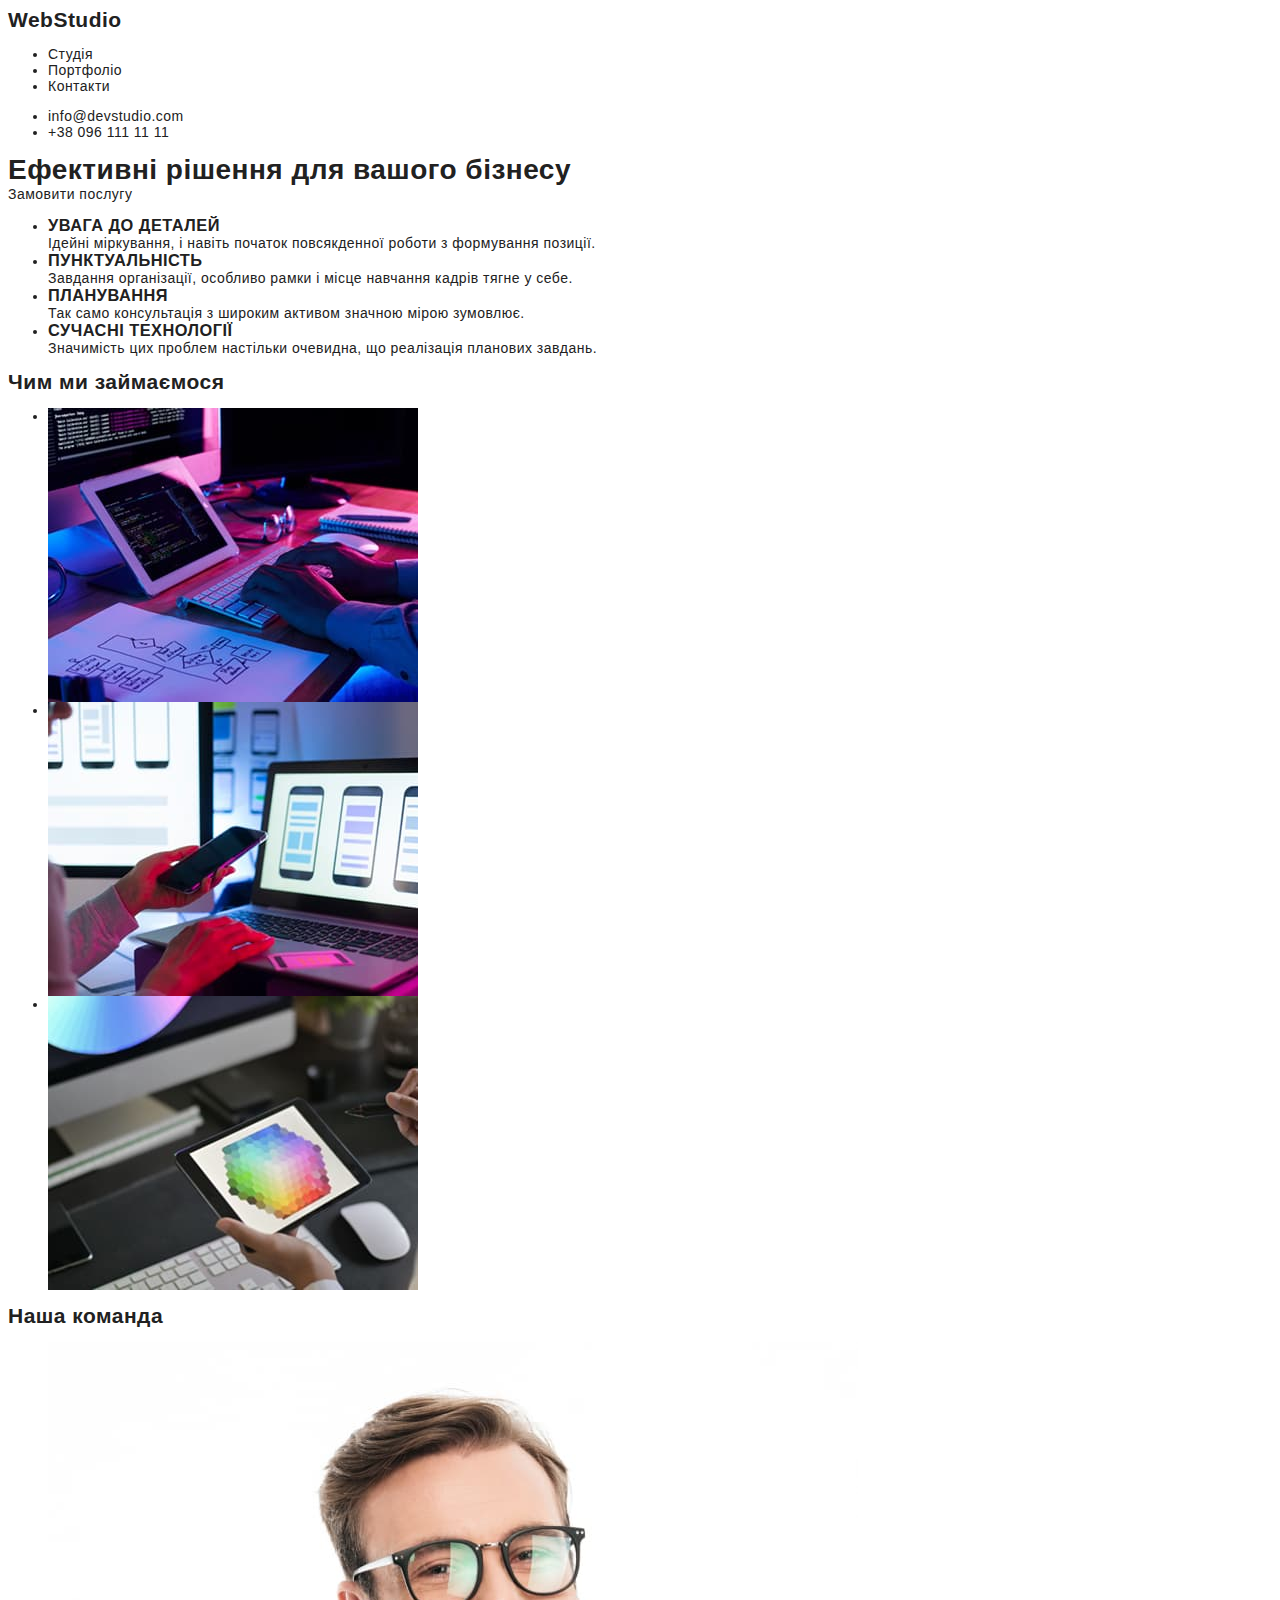
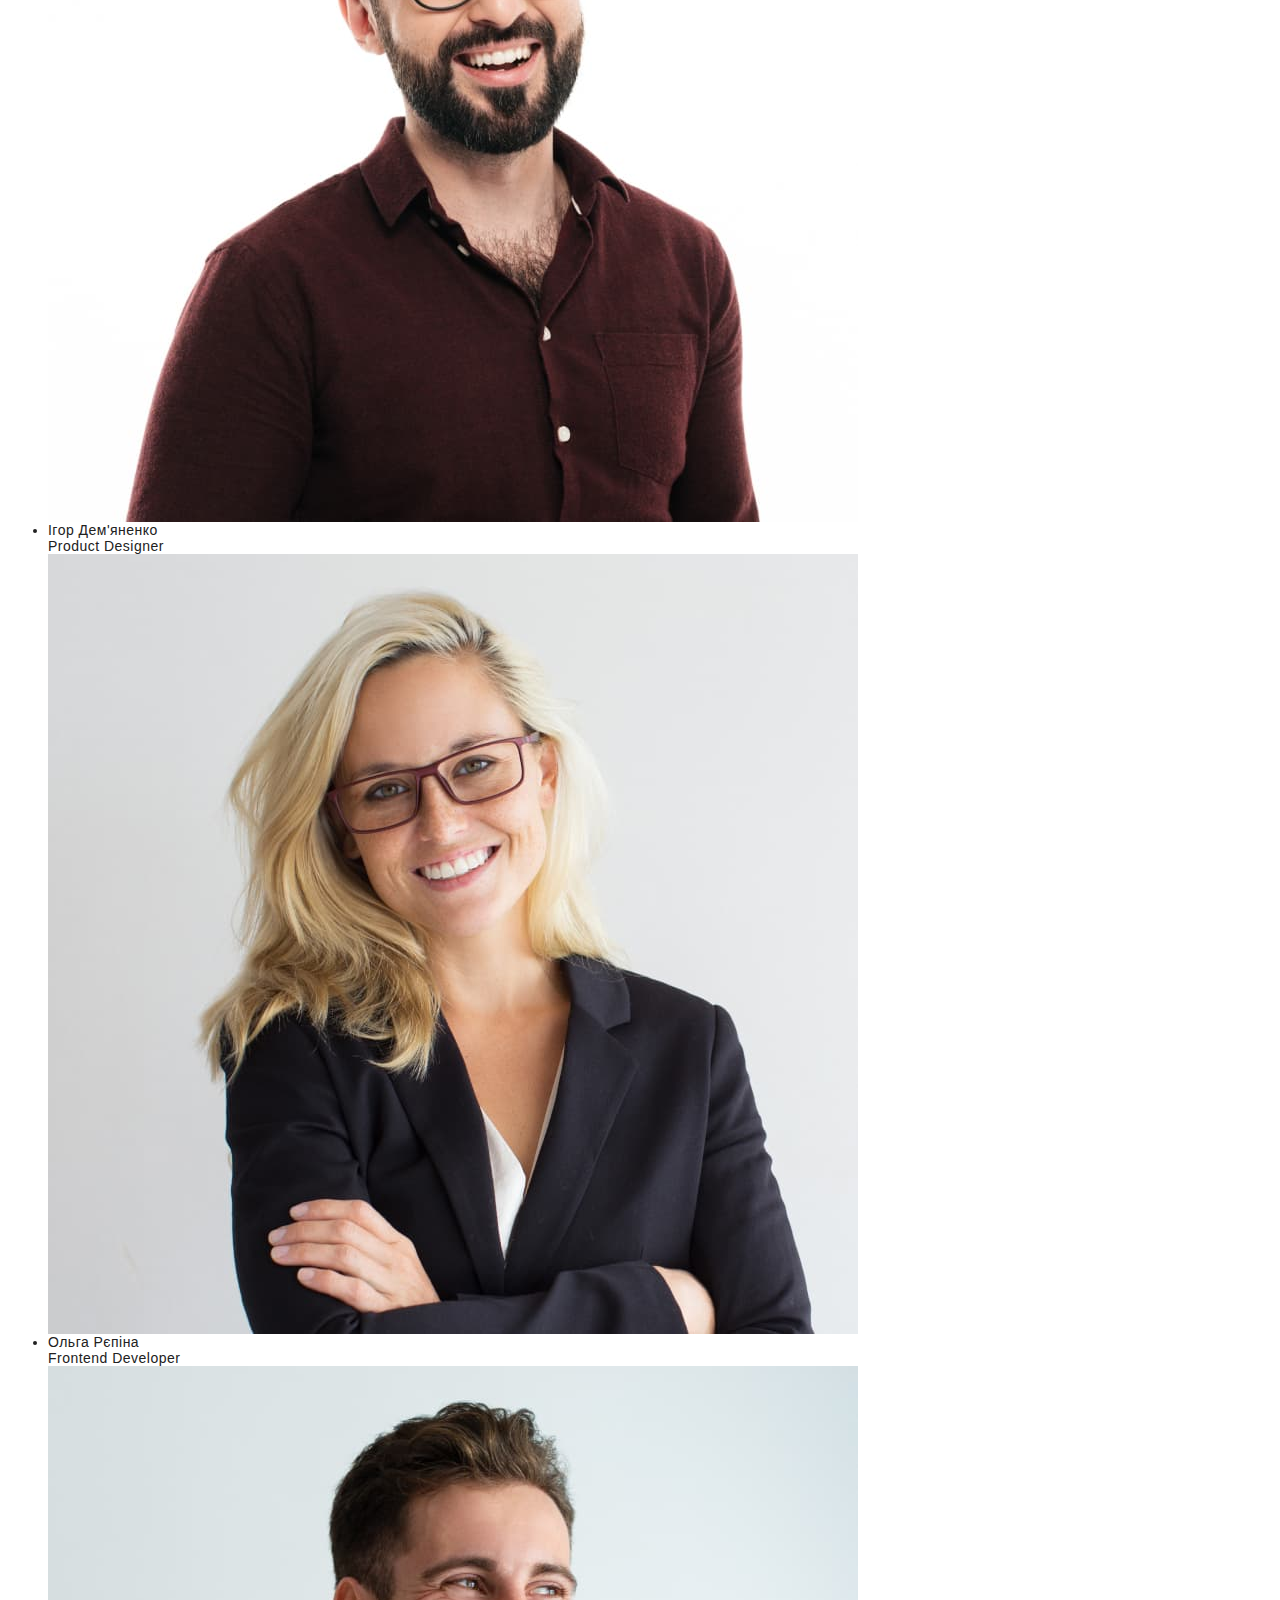
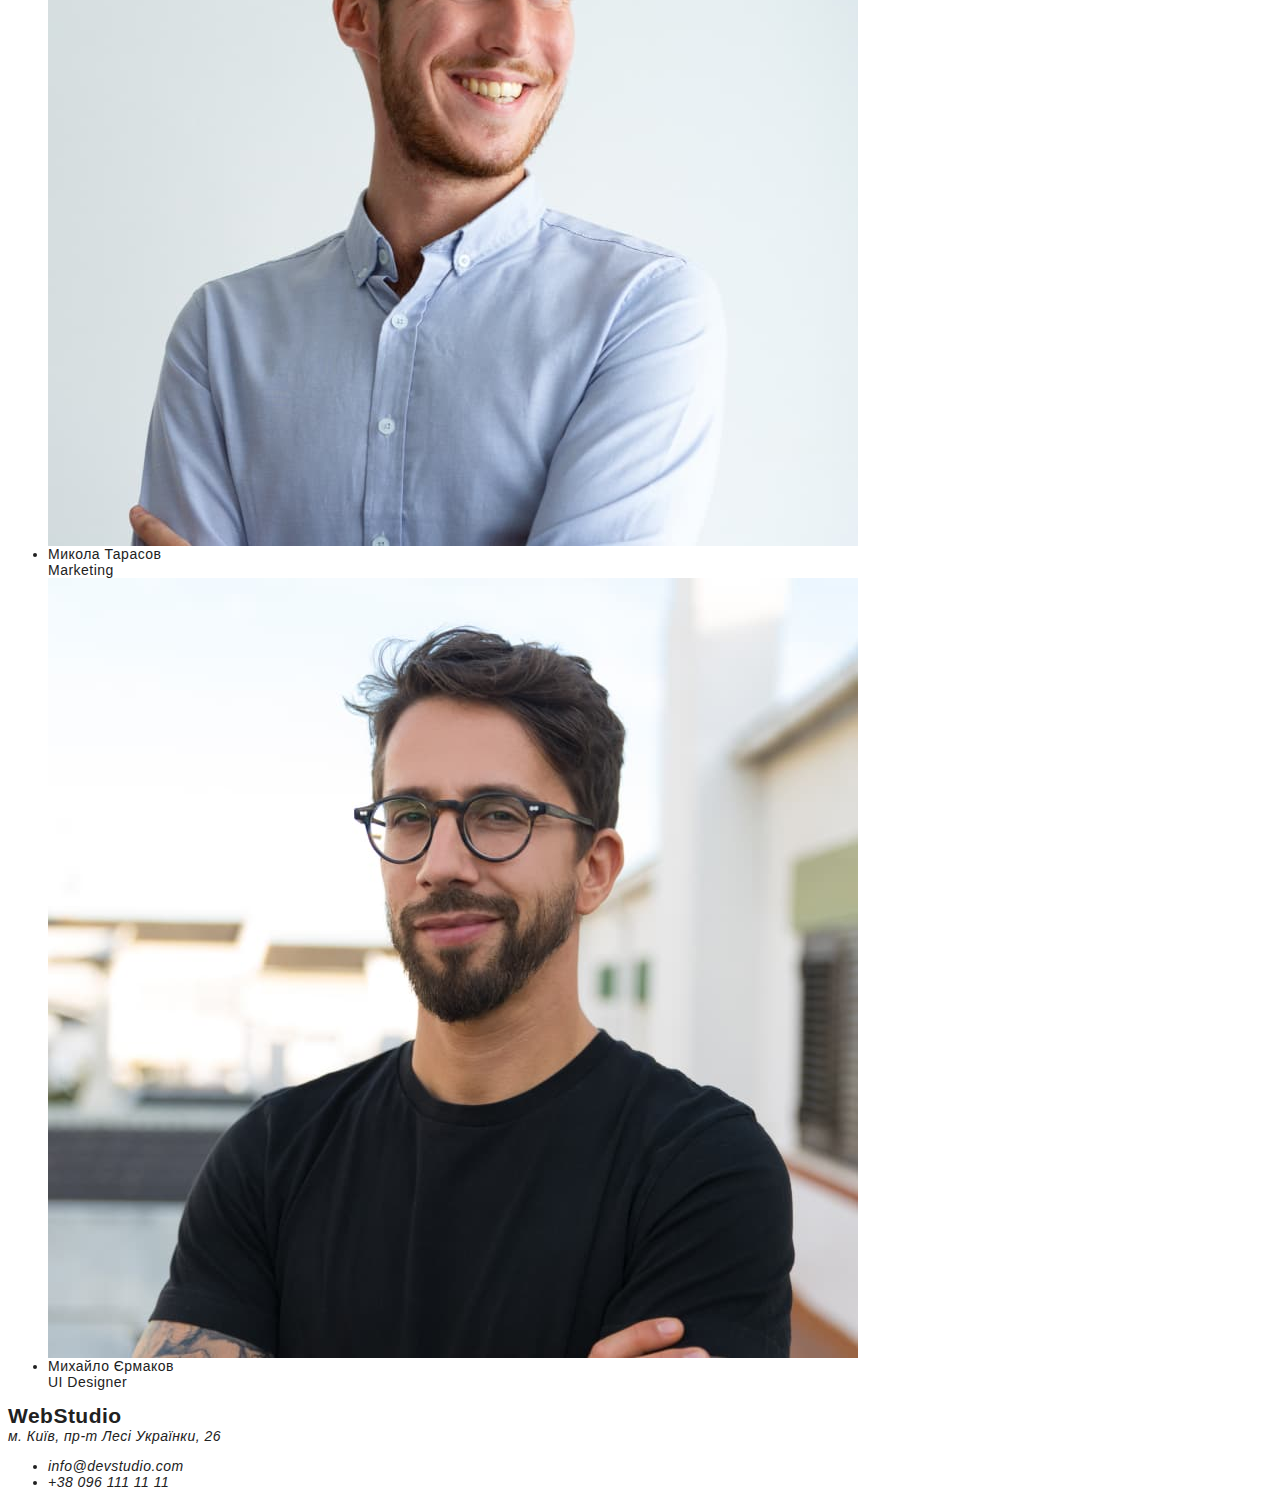
<file: index.html>
<!DOCTYPE html>
<html lang="ua">
  <head>
    <meta charset="UTF-8" />
    <meta name="viewport" content="width=device-width, initial-scale=1.0" />
    <title>WebStudio</title>
    <link rel="stylesheet" href="./styles/main.css" />
  </head>
  <body>
    <!--  -->
    <header>
      <div>
        <a href="./"><h2><span>Web</span>Studio</h2></a>
      </div>
      <nav>
        <ul>
          <li><a href="">Студія</a></li>
          <li><a href="">Портфоліо</a></li>
          <li><a href="">Контакти</a></li>
        </ul>
      </nav>
      <div>
        <ul>
          <li><a href="mailto:info@devstudio.com">info@devstudio.com</a></li>
          <li><a href="tel:+380961111111">+38 096 111 11 11</a></li>
        </ul>
      </div>
    </header>
    <!--  -->
    <main>
      <section>
        <h1>Ефективні рішення для вашого бізнесу</h1>
        <a href="">Замовити послугу</a>
      </section>
      <section>
        <div>
          <ul>
            <li>
              <h3>УВАГА ДО ДЕТАЛЕЙ</h3>
              <p>
                Ідейні міркування, і навіть початок повсякденної роботи з
                формування позиції.
              </p>
            </li>
            <li>
              <h3>ПУНКТУАЛЬНІСТЬ</h3>
              <p>
                Завдання організації, особливо рамки і місце навчання кадрів
                тягне у себе.
              </p>
            </li>
            <li>
              <h3>ПЛАНУВАННЯ</h3>
              <p>
                Так само консультація з широким активом значною мірою зумовлює.
              </p>
            </li>
            <li>
              <h3>СУЧАСНІ ТЕХНОЛОГІЇ</h3>
              <p>
                Значимість цих проблем настільки очевидна, що реалізація
                планових завдань.
              </p>
            </li>
          </ul>
        </div>
        <h2>Чим ми займаємося</h2>
        <ul>
          <li><img src="./images/do-1.jpg" alt="development" /></li>
          <li><img src="./images/do-2.jpg" alt="responsive design" /></li>
          <li><img src="./images/do-3.jpg" alt="design" /></li>
        </ul>
      </section>
      <section>
        <h2>Наша команда</h2>
        <ul>
          <li>
            <img src="./images/ihor.jpg" alt="Ігор Дем'яненко" />
            <caption>
              <p>Ігор Дем'яненко</p>
              <p>Product Designer</p>
            </caption>
          </li>
          <li>
            <img src="./images/olga.jpg" alt="Ольга Рєпіна" />
            <caption>
              <p>Ольга Рєпіна</p>
              <p>Frontend Developer</p>
            </caption>
          </li>
          <li>
            <img src="./images/nick.jpg" alt="Микола Тарасов" />
            <caption>
              <p>Микола Тарасов</p>
              <p>Marketing</p>
            </caption>
          </li>
          <li>
            <img src="./images/mick.jpg" alt="Михайло Єрмаков" />
            <caption>
              <p>Михайло Єрмаков</p>
              <p>UI Designer</p>
            </caption>
          </li>
        </ul>
      </section>
    </main>
    <!--  -->
    <footer>
      <div>
        <h2><span>Web</span>Studio</h2>
      </div>
      <address>
        <p>м. Київ, пр-т Лесі Українки, 26</p>
        <ul>
          <li><a href="mailto:info@devstudio.com">info@devstudio.com</a></li>
          <li><a href="tel:+380961111111">+38 096 111 11 11</a></li>
        </ul>
      </address>
    </footer>
  </body>
</html>
</file>
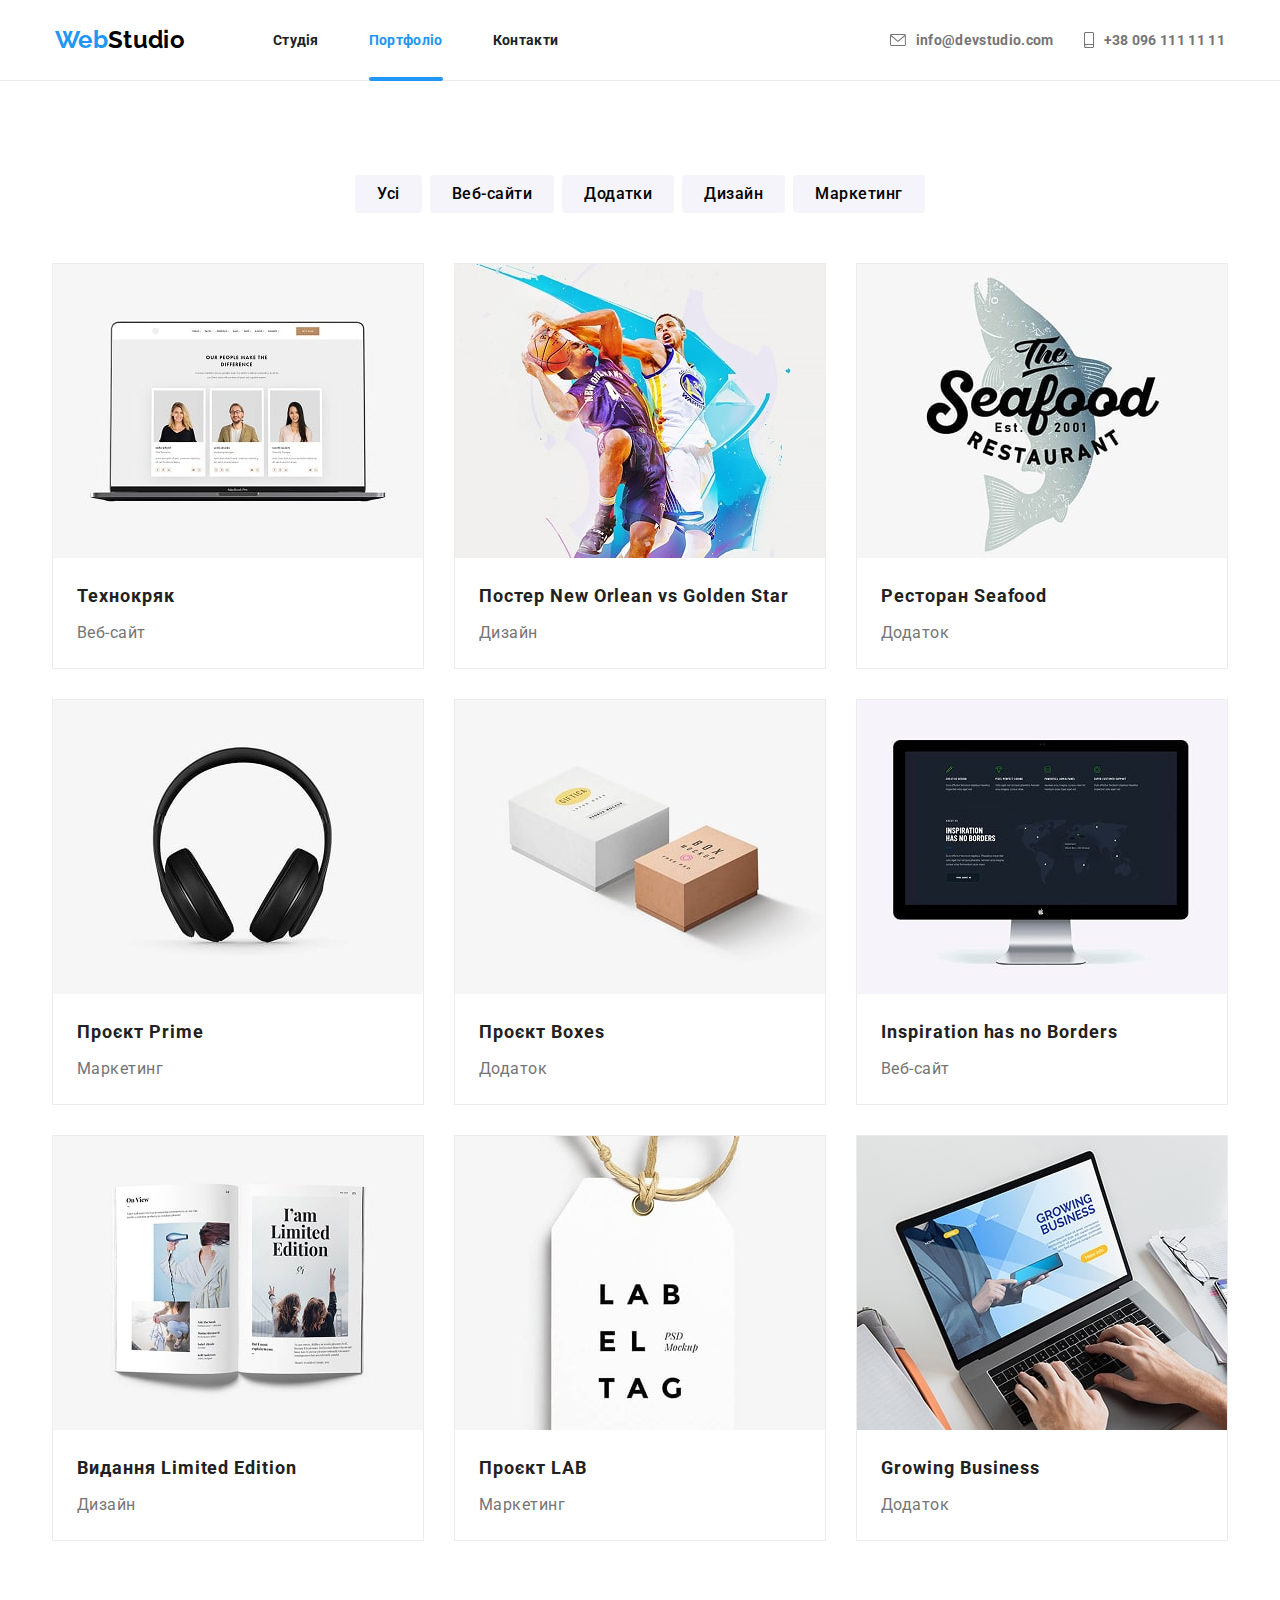
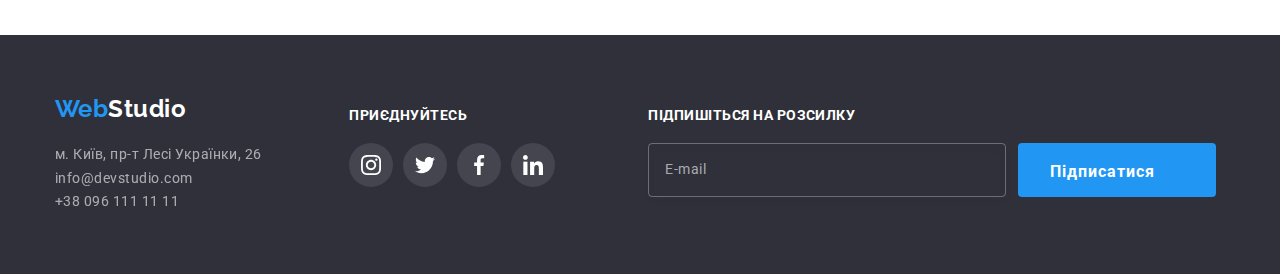
<file: portfolio.html>
<!DOCTYPE html>
<html lang="ua">
  <head>
    <meta charset="UTF-8" />
    <meta name="viewport" content="width=device-width, initial-scale=1.0" />

    <!-- Спочатку нормалізатор -->
    <link
      rel="stylesheet"
      href="https://cdnjs.cloudflare.com/ajax/libs/modern-normalize/1.0.0/modern-normalize.min.css"
    />
    <!-- Потім ваші стилі -->
    <link rel="preconnect" href="https://fonts.googleapis.com" />
    <link rel="preconnect" href="https://fonts.gstatic.com" crossorigin />
    <link
      href="https://fonts.googleapis.com/css2?family=Raleway:ital,wght@0,700;1,700&family=Roboto:ital,wght@0,400..900;1,400..900&display=swap"
      rel="stylesheet"
    />
    <link rel="stylesheet" href="./css/main.min.css" />
    <title>Портфоліо</title>
  </head>
  <body>
    <!--  -->
    <header class="primary-header">
      <div class="container primary-header__wrapper">
        <div class="logo">
          <a href="./" class="logo__text link"
            ><span class="logo__text-part">Web</span>Studio</a
          >
        </div>

        <div class="menu-wrapper" id="menu-container" data-menu>
          <nav class="navigation">
            <ul class="list header-list-wrapper">
              <li class="header-list-wrapper__item">
                <a href="./" class="navigation__link link">Студія</a>
              </li>
              <li class="header-list-wrapper__item">
                <a href="./portfolio.html" class="navigation__link navigation__link--active link"
                  >Портфоліо</a
                >
              </li>
              <li class="header-list-wrapper__item">
                <a href="" class="navigation__link link">Контакти</a>
              </li>
            </ul>
          </nav>

          <ul class="list support">
            <li class="header-list-wrapper__item">
              <a href="mailto:info@devstudio.com" class="support-link">
                <svg width="16" height="12" class="svg-icon support-link__icon">
                  <use href="./images/symbol-defs.svg#icon-envelope"></use>
                </svg>
                info@devstudio.com</a
              >
            </li>

            <li class="header-list-wrapper__item">
              <a href="tel:+380961111111" class="support-link link phone">
                <svg width="10" height="16" class="svg-icon support-link__icon">
                  <use href="./images/symbol-defs.svg#icon-smartphone"></use>
                </svg>
                +38 096 111 11 11</a
              >
            </li>
          </ul>
          <ul class="header-menu-social list">
            <li class="header-menu-social__item">
              <a href="" class="link">Instagram</a>
            </li>
            <li class="header-menu-social__item">
              <a href="" class="link">Twitter</a>
            </li>
            <li class="header-menu-social__item">
              <a href="" class="link">Facebook</a>
            </li>
            <li class="header-menu-social__item">
              <a href="" class="link">LinkedIn</a>
            </li>
          </ul>
        </div>
        <button
          type="button"
          class="mobile-menu-button"
          aria-label="Перемикач мобільного меню"
          aria-controls="menu-container"
          data-menu-button
        >
          <svg width="40" height="40" class="svg-icon">
            <use
              href="./images/symbol-defs.svg#icon-menu"
              class="mobile-menu-button__icon-menu"
            ></use>
            <use
              href="./images/symbol-defs.svg#icon-menu-close"
              class="mobile-menu-button__icon-menu-close"
            ></use>
          </svg>
        </button>
      </div>
    </header>
    <!--  -->
    <main>
      <section class="section">
        <div class="container filters">
          <h2 class="visually-hidden">Фільтри</h2>
          <ul class="list filters-list">
            <li><button type="button" class="button filters-list__filter-button">Усі</button></li>
            <li><button type="button" class="button filters-list__filter-button">Веб-сайти</button></li>
            <li><button type="button" class="button filters-list__filter-button">Додатки</button></li>
            <li><button type="button" class="button filters-list__filter-button">Дизайн</button></li>
            <li><button type="button" class="button filters-list__filter-button">Маркетинг</button></li>
          </ul>
        </div>

        <div class="container">
          <ul class="list products-container">
            <li class="product ">
              <a href="">
                <div class="product__image-wrapper">
                  <picture>
                    <source
                      media="(max-width: 767px)"
                      srcset="
                        ./images/products/product-0-480-min.jpg    1x,
                        ./images/products/product-0-480@2x-min.jpg 2x
                      "
                    />
                    <source
                      media="(min-width: 768px)"
                      srcset="
                        ./images/products/product-0-min.jpg    1x,
                        ./images/products/product-0@2x-min.jpg 2x
                      "
                    />
                    <img
                      src="./images/products/product-0-min.jpg"
                      sizes="(min-width: 1200px) 33.333vw, (min-width: 480px) 50vw, 100vw"
                      alt="Технокряк"
                      class="product__image"
                    />
                  </picture>

                  <div class="product__description">
                    <p>
                      Ресурс пропонує комплексні пропозиції з різним рівнем
                      функціоналу та сервісів. Все це дозволить відвідувачу
                      отримати вичерпні відомості про компанію чи приватну
                      особу.
                    </p>
                  </div>
                </div>
                <div class="product__info">
                  <h3 class="product__title">Технокряк</h3>
                  <p class="product__type">Веб-сайт</p>
                </div></a
              >
            </li>
            <li class="product flex-list-item">
              <a href=""
                ><div class="product__image-wrapper">
                  <picture>
                    <source
                      media="(max-width: 767px)"
                      srcset="
                        ./images/products/product-1-480-min.jpg    1x,
                        ./images/products/product-1-480@2x-min.jpg 2x
                      "
                    />
                    <source
                      media="(min-width: 768px)"
                      srcset="
                        ./images/products/product-1-min.jpg    1x,
                        ./images/products/product-1@2x-min.jpg 2x
                      "
                    />
                    <img
                      src="./images/products/product-1-min.jpg"
                      sizes="(min-width: 1200px) 33.333vw, (min-width: 480px) 50vw, 100vw"
                      alt="Постер New Orlean vs Golden Star"
                      class="product__image"
                    />
                  </picture>

                  <div class="product__description">
                    <p>
                      Ресурс пропонує комплексні пропозиції з різним рівнем
                      функціоналу та сервісів. Все це дозволить відвідувачу
                      отримати вичерпні відомості про компанію чи приватну
                      особу.
                    </p>
                  </div>
                </div>
                <div class="product__info">
                  <h3 class="product__title">
                    Постер New Orlean vs Golden Star
                  </h3>
                  <p class="product__type">Дизайн</p>
                </div></a
              >
            </li>
            <li class="product flex-list-item">
              <a href=""
                ><div class="product__image-wrapper">
                  <picture>
                    <source
                      media="(max-width: 767px)"
                      srcset="
                        ./images/products/product-2-480-min.jpg    1x,
                        ./images/products/product-2-480@2x-min.jpg 2x
                      "
                    />
                    <source
                      media="(min-width: 768px)"
                      srcset="
                        ./images/products/product-2-min.jpg    1x,
                        ./images/products/product-2@2x-min.jpg 2x
                      "
                    />
                    <img
                      src="./images/products/product-2-min.jpg"
                      sizes="(min-width: 1200px) 33.333vw, (min-width: 480px) 50vw, 100vw"
                      alt="Ресторан Seafood"
                      class="product__image"
                    />
                  </picture>

                  <div class="product__description">
                    <p>
                      Ресурс пропонує комплексні пропозиції з різним рівнем
                      функціоналу та сервісів. Все це дозволить відвідувачу
                      отримати вичерпні відомості про компанію чи приватну
                      особу.
                    </p>
                  </div>
                </div>
                <div class="product__info">
                  <h3 class="product__title">Ресторан Seafood</h3>
                  <p class="product__type">Додаток</p>
                </div></a
              >
            </li>
            <li class="product flex-list-item">
              <a href=""
                ><div class="product__image-wrapper">
                  <picture>
                    <source
                      media="(max-width: 767px)"
                      srcset="
                        ./images/products/product-3-480-min.jpg    1x,
                        ./images/products/product-3-480@2x-min.jpg 2x
                      "
                    />
                    <source
                      media="(min-width: 768px)"
                      srcset="
                        ./images/products/product-3-min.jpg    1x,
                        ./images/products/product-3@2x-min.jpg 2x
                      "
                    />
                    <img
                      src="./images/products/product-3-min.jpg"
                      sizes="(min-width: 1200px) 33.333vw, (min-width: 480px) 50vw, 100vw"
                      alt="Проєкт Prime"
                      class="product__image"
                    />
                  </picture>

                  <div class="product__description">
                    <p>
                      Ресурс пропонує комплексні пропозиції з різним рівнем
                      функціоналу та сервісів. Все це дозволить відвідувачу
                      отримати вичерпні відомості про компанію чи приватну
                      особу.
                    </p>
                  </div>
                </div>
                <div class="product__info">
                  <h3 class="product__title">Проєкт Prime</h3>
                  <p class="product__type">Маркетинг</p>
                </div></a
              >
            </li>
            <li class="product flex-list-item">
              <a href=""
                ><div class="product__image-wrapper">
                  <picture>
                    <source
                      media="(max-width: 767px)"
                      srcset="
                        ./images/products/product-4-480-min.jpg    1x,
                        ./images/products/product-4-480@2x-min.jpg 2x
                      "
                    />
                    <source
                      media="(min-width: 768px)"
                      srcset="
                        ./images/products/product-4-min.jpg    1x,
                        ./images/products/product-4@2x-min.jpg 2x
                      "
                    />
                    <img
                      src="./images/products/product-4-min.jpg"
                      sizes="(min-width: 1200px) 33.333vw, (min-width: 480px) 50vw, 100vw"
                      alt="Проєкт Boxes"
                      class="product__image"
                    />
                  </picture>

                  <div class="product__description">
                    <p>
                      Ресурс пропонує комплексні пропозиції з різним рівнем
                      функціоналу та сервісів. Все це дозволить відвідувачу
                      отримати вичерпні відомості про компанію чи приватну
                      особу.
                    </p>
                  </div>
                </div>
                <div class="product__info">
                  <h3 class="product__title">Проєкт Boxes</h3>
                  <p class="product__type">Додаток</p>
                </div></a
              >
            </li>
            <li class="product flex-list-item">
              <a href=""
                ><div class="product__image-wrapper">
                  <picture>
                    <source
                      media="(max-width: 767px)"
                      srcset="
                        ./images/products/product-5-480-min.jpg    1x,
                        ./images/products/product-5-480@2x-min.jpg 2x
                      "
                    />
                    <source
                      media="(min-width: 768px)"
                      srcset="
                        ./images/products/product-5-min.jpg    1x,
                        ./images/products/product-5@2x-min.jpg 2x
                      "
                    />
                    <img
                      src="./images/products/product-5-min.jpg"
                      sizes="(min-width: 1200px) 33.333vw, (min-width: 480px) 50vw, 100vw"
                      alt="Inspiration has no Borders"
                      class="product__image"
                    />
                  </picture>

                  <div class="product__description">
                    <p>
                      Ресурс пропонує комплексні пропозиції з різним рівнем
                      функціоналу та сервісів. Все це дозволить відвідувачу
                      отримати вичерпні відомості про компанію чи приватну
                      особу.
                    </p>
                  </div>
                </div>
                <div class="product__info">
                  <h3 class="product__title">Inspiration has no Borders</h3>
                  <p class="product__type">Веб-сайт</p>
                </div></a
              >
            </li>
            <li class="product flex-list-item">
              <a href=""
                ><div class="product__image-wrapper">
                  <picture>
                    <source
                      media="(max-width: 767px)"
                      srcset="
                        ./images/products/product-6-480-min.jpg    1x,
                        ./images/products/product-6-480@2x-min.jpg 2x
                      "
                    />
                    <source
                      media="(min-width: 768px)"
                      srcset="
                        ./images/products/product-6-min.jpg    1x,
                        ./images/products/product-6@2x-min.jpg 2x
                      "
                    />
                    <img
                      src="./images/products/product-6-min.jpg"
                      sizes="(min-width: 1200px) 33.333vw, (min-width: 480px) 50vw, 100vw"
                      alt="Видання Limited Edition"
                      class="product__image"
                    />
                  </picture>

                  <div class="product__description">
                    <p>
                      Ресурс пропонує комплексні пропозиції з різним рівнем
                      функціоналу та сервісів. Все це дозволить відвідувачу
                      отримати вичерпні відомості про компанію чи приватну
                      особу.
                    </p>
                  </div>
                </div>
                <div class="product__info">
                  <h3 class="product__title">Видання Limited Edition</h3>
                  <p class="product__type">Дизайн</p>
                </div></a
              >
            </li>
            <li class="product flex-list-item">
              <a href=""
                ><div class="product__image-wrapper">
                  <picture>
                    <source
                      media="(max-width: 767px)"
                      srcset="
                        ./images/products/product-7-480-min.jpg    1x,
                        ./images/products/product-7-480@2x-min.jpg 2x
                      "
                    />
                    <source
                      media="(min-width: 768px)"
                      srcset="
                        ./images/products/product-7-min.jpg    1x,
                        ./images/products/product-7@2x-min.jpg 2x
                      "
                    />
                    <img
                      src="./images/products/product-7-min.jpg"
                      sizes="(min-width: 1200px) 33.333vw, (min-width: 480px) 50vw, 100vw"
                      alt="Проєкт LAB"
                      class="product__image"
                    />
                  </picture>

                  <div class="product__description">
                    <p>
                      Ресурс пропонує комплексні пропозиції з різним рівнем
                      функціоналу та сервісів. Все це дозволить відвідувачу
                      отримати вичерпні відомості про компанію чи приватну
                      особу.
                    </p>
                  </div>
                </div>
                <div class="product__info">
                  <h3 class="product__title">Проєкт LAB</h3>
                  <p class="product__type">Маркетинг</p>
                </div></a
              >
            </li>
            <li class="product flex-list-item">
              <a href=""
                ><div class="product__image-wrapper">
                  <picture>
                    <source
                      media="(max-width: 767px)"
                      srcset="
                        ./images/products/product-8-480-min.jpg    1x,
                        ./images/products/product-8-480@2x-min.jpg 2x
                      "
                    />
                    <source
                      media="(min-width: 768px)"
                      srcset="
                        ./images/products/product-8-min.jpg    1x,
                        ./images/products/product-8@2x-min.jpg 2x
                      "
                    />
                    <img
                      src="./images/products/product-8-min.jpg"
                      sizes="(min-width: 1200px) 33.333vw, (min-width: 480px) 50vw, 100vw"
                      alt="Growing Business"
                      class="product__image"
                    />
                  </picture>
                  <div class="product__description">
                    <p>
                      Ресурс пропонує комплексні пропозиції з різним рівнем
                      функціоналу та сервісів. Все це дозволить відвідувачу
                      отримати вичерпні відомості про компанію чи приватну
                      особу.
                    </p>
                  </div>
                </div>
                <div class="product__info">
                  <h3 class="product__title">Growing Business</h3>
                  <p class="product__type">Додаток</p>
                </div></a
              >
            </li>
          </ul>
        </div>
      </section>
    </main>
    <!--  -->
    <footer class="footer">
      <div class="container">
        <ul class="list footer-columns">
          <li class="footer-columns__column">
            <div class="logo">
              <a href="./" class="logo__text link footer__logo-text"
                ><span class="logo__text-part">Web</span>Studio</a
              >
            </div>
            <address class="footer-address">
              <ul class="list">
                <li class="footer-address__item">
                  <a
                    href="https://maps.app.goo.gl/yUVDSzYmyYtK6nQ5A"
                    target="_blank"
                    rel="noreferrer noopener"
                    class="link footer-address__link"
                    >м. Київ, пр-т Лесі Українки, 26</a
                  >
                </li>
                <li class="footer-address__item">
                  <a href="mailto:info@devstudio.com" class="link footer-address__link"
                    >info@devstudio.com</a
                  >
                </li>
                <li class="footer-address__item">
                  <a href="tel:+380961111111" class="link footer-address__link">+38 096 111 11 11</a>
                </li>
              </ul>
            </address>
          </li>
          <li class="footer-columns__column">
            <h3 class="footer-column-title">Приєднуйтесь</h3>
            <ul class="social list">
              <li>
                <a href="" class="social__item" alt="Instagram"
                  ><svg width="20" height="20" class="svg-icon">
                    <use
                      href="./images/symbol-defs.svg#icon-instagram"
                    ></use></svg
                ></a>
              </li>
              <li>
                <a href="" class="social__item" alt="Instagram"
                  ><svg width="20" height="20" class="svg-icon">
                    <use
                      href="./images/symbol-defs.svg#icon-twitter"
                    ></use></svg
                ></a>
              </li>
              <li>
                <a href="" class="social__item" alt="Instagram"
                  ><svg width="20" height="20" class="svg-icon">
                    <use
                      href="./images/symbol-defs.svg#icon-facebook"
                    ></use></svg
                ></a>
              </li>
              <li>
                <a href="" class="social__item" alt="Instagram"
                  ><svg width="20" height="20" class="svg-icon">
                    <use
                      href="./images/symbol-defs.svg#icon-linkedin"
                    ></use></svg
                ></a>
              </li>
            </ul>
          </li>
          <li class="footer-columns__column">
            <h3 class="footer-column-title">Підпишіться на розсилку</h3>
            <form class="subscribe">
              <input
                type="email"
                name="email"
                id="subscribe-email"
                class="subscribe__email"
                placeholder=" "
                title="your_email@mail.com"
                required
              />
              <label for="subscribe-email" class="subscribe__label"
                >E-mail</label
              >
              <button
                type="submit"
                class="button primary-button subscribe__button"
              >
                Підписатися
                <svg width="24" height="24" class="svg-icon">
                  <use href="./images/symbol-defs.svg#icon-send"></use>
                </svg>
              </button>
            </form>
          </li>
        </ul>
      </div>
    </footer>
    <script src="./js/form-to-console.js"></script>
    <script src="./js/menu.js"></script>
  </body>
</html>
</file>
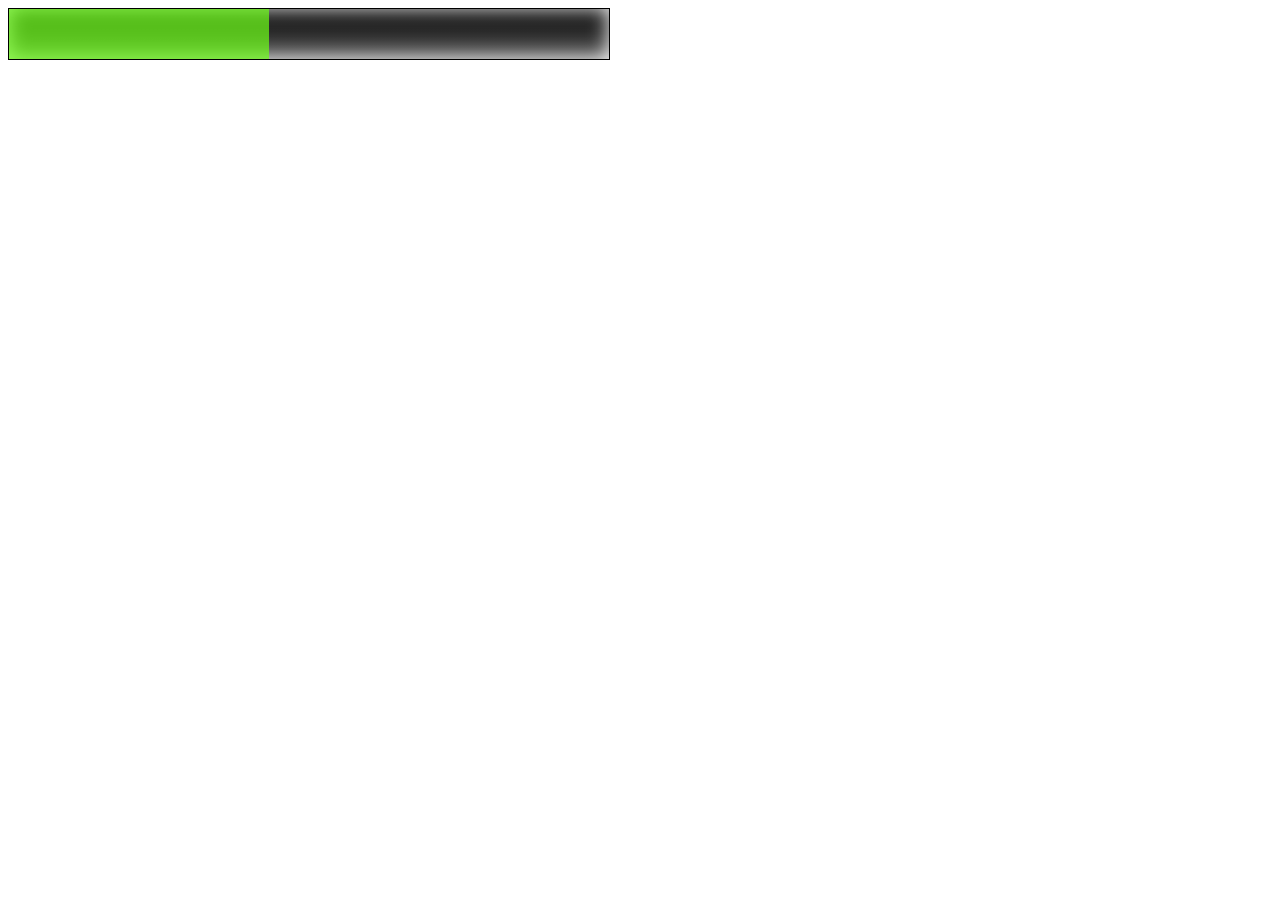
<file: shadow-progress-test.html>
<!DOCTYPE html>
<html lang="en">
<head>
    <meta charset="UTF-8">
    <meta name="viewport" content="width=device-width, initial-scale=1.0">
    <title>Document</title>
    <style>
.progress-bar{
box-shadow: inset 260px 0 0 0 #6bff16b4,inset 0 0 20px 0 #ffffff;
width: 100%;
height: 100%;
}
.progress-container{
width: 600px;
height: 50px;
background-image:linear-gradient(0, #5e5e5e 0%, #000 100%) ;
border:1px solid #000;
}
    </style>
</head>
<body>
    <div class="progress-container">
<div class="progress-bar"></div></div>
</body>
</html>
</file>
<file: styles/main.css>
/* reset */
h1,
h2,
h3,
h4,
p {
  margin-top: 0;
  margin-bottom: 0;
}
img {
  display: block;
}
a {
  color: inherit;
  text-decoration: none;
}

:root {
  --main-text-color: #212121;
  --secondary-text-color: #757575;
  --main-active-color: #2196f3;
  --white: #fff;
  --secondary-background-color: #f5f4fa;
  --hero-background-color: #c4c4c4;
  --footer-background-color: #2f303a;
  --button-active-color: #188ce8;
  --main-border-color: #ececec;
  --secondary-border-color: #afb1b8;
  --product-border-color: #eeeeee;

  --trs-duration: 250ms;
  --trs-timing-function: cubic-bezier(0.4, 0, 0.2, 1);
}
.visually-hidden {
  position: absolute;
  width: 1px;
  height: 1px;
  margin: -1px;
  padding: 0;
  overflow: hidden;
  visibility: hidden;
  border: 0;
  clip: rect(0 0 0 0);
}
/*  */
.list {
  list-style: none;
  padding: 0;
}
.link {
  text-decoration: none;
}
.decorated-link {
  text-decoration: underline;
  color: var(--main-active-color);
}
.decorated-link:hover,
.decorated-link:active {
  color: var(--main-text-color);
}

body {
  font-size: 14px;
  font-weight: 400;
  font-family: "Roboto", sans-serif;
  font-style: normal;
  color: var(--main-text-color);
  letter-spacing: 0.03rem;
  color: var(--main-text-color);
}

/*  ------- header styles -------  */
.primary-header {
  position: relative;
  font-weight: 700;
  font-size: 14px;
  letter-spacing: 0.02rem;
  background-color: var(--white);
  border-bottom: 1px solid var(--main-border-color);
}

.primary-header-wrapper {
  height: 60px;
  display: flex;
  align-items: center;
}

.logo {
  /* margin-right: 93px; */
}

.logo-text {
  color: #000;
  /* font-size: 26px; */
  font-size: 24px;
  font-family: "Raleway", sans-serif;
  font-weight: 700;
  font-style: normal;
}
.logo-text-part {
  color: var(--main-active-color);
}

.support > ul {
  margin: 0;
}

.header-list-wrapper {
  margin-top: 0;
  margin-bottom: 0;
}
.header-list-item {
  /* margin-right: 50px; */
}

.navigation-link {
  transition-duration: var(--trs-duration);
  transition-timing-function: linear;
  transition-property: color;
}
.navigation-link:hover,
.navigation-link:active,
.navigation-link:focus,
.navigation-link.link-active,
.support-link:hover,
.support-link:active,
.support-link:focus {
  color: var(--main-active-color);
}

.navigation-link.link-active {
  position: relative;
}

.support {
  /* margin-left: auto; */
}

.support-link {
  color: var(--secondary-text-color);
  display: flex;
  align-items: center;
}

/* mobile menu */
.mobile-menu-button {
  position: absolute;
  top: 10px;
  right: 10px;
  margin: 0;
  padding: 0;
  font-size: 0.1px;
  border: none;
  background: none;
  cursor: pointer;
  z-index: 999;
}
.mobile-menu-button:hover {
  color: var(--main-active-color);
}
.icon-menu-close {
  display: none;
}
.menu-wrapper {
  display: none;
}

.is-open.mobile-menu-button {
  position: fixed;
}
.is-open .icon-menu-close {
  display: block;
}
.is-open .icon-menu {
  display: none;
}

/* ------- general styles  ------- */
.container {
  padding-left: 15px;
  padding-right: 15px;
  margin-left: auto;
  margin-right: auto;
}
/* .flex-list-container {
  display: flex;
  margin-right: -30px;
  margin-bottom: -30px;
}
.flex-list-item {
  margin-right: 30px;
  margin-bottom: 30px;
}
.flex-wrap {
  flex-wrap: wrap;
} */

.hero {
  background-color: var(--hero-background-color);
  text-align: center;
  background-image: linear-gradient(
      0,
      rgba(47, 48, 58, 0.4) 0%,
      rgba(47, 48, 58, 0.4) 100%
    ),
    url("../images/hero-bg-min.jpg");
  background-repeat: no-repeat;
  background-position: center;
  background-size: 1600px;
}
.hero .container {
  padding-top: 120px;
  padding-bottom: 120px;
  padding-left: 60px;
  padding-right: 60px;
}
.hero-title {
  color: var(--white);
  letter-spacing: 0.06rem;
  line-height: 1.615;
  text-transform: uppercase;
  font-size: 26px;
  font-weight: 900;
}
.button {
  box-sizing: border-box;
  border-radius: 4px;
  padding: 10px 24px;
  font-weight: 500;
  font-size: 16px;
  letter-spacing: 0.06rem;
  line-height: 1.62;
  background-color: var(--secondary-background-color);
  font-family: "Roboto", sans-serif;
  border: none;
  display: inline-block;

  transition-duration: var(--trs-duration);
  transition-timing-function: var(--trs-timing-function);
  transition-property: background-color, color, box-shadow;
}
.button:active,
.button:hover,
.button:focus {
  background-color: var(--main-active-color);
  color: var(--white);
  cursor: pointer;
}
.hero .primary-button {
  margin-top: 32px;
}
.primary-button {
  background-color: var(--main-active-color);
  color: var(--white);
  line-height: 1.87;
  font-weight: 700;
}
.primary-button:active,
.primary-button:hover,
.primary-button:focus {
  background-color: var(--button-active-color);
}

.section-title {
  font-weight: 700;
  margin-bottom: 50px;
}
.svg-icon {
  fill: currentColor;
  /* stroke: currentColor; */
}
.header-list-item .svg-icon {
  margin-right: 10px;
}

.icon-container {
  display: block;
  display: flex;
  justify-content: center;
  align-items: center;
}
.advantage-icon {
  height: 120px;
  background-color: var(--secondary-background-color);
}
.advantage-title {
  text-transform: uppercase;
  font-weight: 700;
  font-size: 14px;
  margin: 30px 0 0 0;
  text-align: left;
}
.advantage p {
  color: var(--secondary-text-color);
  line-height: 1.71;
  margin-top: 10px;
  text-align: left;
}

.section {
  padding-top: 60px;
  padding-bottom: 60px;
  text-align: center;
}

.what-we-do {
  display: none;
}
.do {
  position: relative;
}
.image-label {
  position: absolute;
  width: 100%;
  height: 70px;
  display: flex;

  justify-content: center;
  align-items: center;

  bottom: 0;
  left: 0;

  font-weight: 700;
  text-transform: uppercase;
  color: var(--white);
  background-color: rgb(48, 49, 59, 80%);
}

.team-section {
  background-color: var(--secondary-background-color);
}

.team-member {
  background-color: var(--white);
  box-shadow: 0 1px 3px rgba(0, 0, 0, 0.12), 0 1px 1px rgba(0, 0, 0, 0.14),
    0 2px 1px rgba(0, 0, 0, 0.2);
  border-radius: 0 0 4px 4px;
}

.team-member-name {
  font-weight: 500;
  font-size: 16px;
}
.team-member-job {
  margin-top: 10px;
  color: var(--secondary-text-color);
}

.social {
  display: flex;
  margin-right: -10px;
  justify-content: center;
}
.social > li {
  margin: 0 10px 0 0;
  line-height: 0;
}

.social-item {
  padding: 12px;
  border-radius: 50%;
  display: block;
  box-sizing: border-box;
  font-size: 1px;
  color: var(--secondary-border-color);

  transition-duration: var(--trs-duration);
  transition-timing-function: var(--trs-timing-function);
  transition-property: background-color, color;
}
.social-item:hover,
.footer .social-item:hover,
.social-item:active,
.footer .social-item:active,
.social-item:focus,
.footer .social-item:focus {
  background-color: var(--main-active-color);
  color: var(--white);
}

.team-member .social {
  margin-top: 16px;
}
.team-member-info {
  padding: 30px 30px 24px 30px;
}

.clients {
  display: flex;
  flex-wrap: wrap;
  justify-content: center;
}
.client-logo {
  width: 170px;
  height: 92px;
  border-radius: 4px;
  border: 1px solid var(--secondary-border-color);
  font-size: 0;
  box-sizing: border-box;
  color: var(--secondary-border-color);

  transition-duration: var(--trs-duration);
  transition-timing-function: var(--trs-timing-function);
  transition-property: border-color, color;
}

.client-logo:hover,
.client-logo:active,
.client-logo:focus {
  border-color: var(--main-active-color);
  color: var(--main-active-color);
}

/* ------- portfolio page styles  ------- */
.filters-list {
  display: flex;
  flex-wrap: wrap;
  margin-right: -8px;
}
.filters-list .button {
  line-height: 1.625;
  padding: 6px 22px;
  letter-spacing: 0.03rem;
  margin-right: 8px;
}
.filters-list .button:hover,
.filters-list .button:active,
.filters-list .button:focus {
  box-shadow: 0 3px 1px rgba(0, 0, 0, 0.1), 0 1px 2px rgba(0, 0, 0, 0.8),
    0 2px 2px rgba(0, 0, 0, 0.12);
}

.product {
  border: 1px solid var(--main-border-color);
  background-color: var(--white);
  /* border-radius: 0 0 4px 4px; */

  transition-duration: var(--trs-duration);
  transition-timing-function: var(--trs-timing-function);
  transition-property: box-shadow;
}

.product:hover,
.product:active,
.product:focus {
  box-shadow: 0 1px 1px rgba(0, 0, 0, 0.12), 0 4px 4px rgba(0, 0, 0, 0.06),
    1px 4px 6px rgba(0, 0, 0, 0.16);
}

.product-info {
  padding: 20px 24px;
  text-align: left;
}
.product-type {
  color: var(--secondary-text-color);
  font-size: 16px;
  line-height: 1.875;
}

.product-title {
  margin-bottom: 4px;
  letter-spacing: 0.06rem;
  font-size: 18px;
  line-height: 2;
}
.product-image-wrapper {
  position: relative;
  overflow: hidden;
}
.product-description {
  position: absolute;
  top: 0;
  left: 0;
  padding: 24px;
  display: flex;
  align-items: center;
  height: 100%;
  width: 100%;
  /* opacity: 0; */

  background-color: rgb(33, 150, 243, 90%);

  font-size: 18px;
  line-height: 1.56;
  color: var(--white);
  text-align: left;
  font-weight: 400;

  transition-duration: var(--trs-duration);
  transition-timing-function: var(--trs-timing-function);
  transition-property: transform;
  transform: translate(0, 100%);
}

.product a:hover .product-description,
.product a:focus .product-description {
  transform: translate(0, 0);
}
/* ------- footer styles  ------- */

.footer {
  padding-top: 60px;
  padding-bottom: 60px;
  background-color: var(--footer-background-color);
}

.footer-columns {
  display: flex;
  flex-wrap: wrap;
}

.footer-title {
  text-transform: uppercase;
  color: var(--white);
  font-weight: 700;
  font-size: 14px;
  margin-top: 12px;
}

.footer .logo-text {
  color: var(--white);
}
.footer-address {
  padding-top: 20px;
}
.footer-address a {
  line-height: 1.71;
  color: var(--white);
  opacity: 60%;
  font-style: normal;

  transition-duration: var(--trs-duration);
  transition-timing-function: var(--trs-timing-function);
  transition-property: opacity;
}
.footer-address a:hover,
.footer-address a:active,
.footer-address a:focus {
  opacity: 100%;
}

.footer .social {
  margin-top: 20px;
}
.footer .social-item {
  background-color: rgb(255, 255, 255, 10%);
  color: var(--white);
}

.subscribe {
  display: flex;
  gap: 12px;
  margin-top: 20px;

  position: relative;
}
.subscribe-button {
  padding-left: 28px;
  padding-right: 28px;
  display: flex;
  gap: 10px;
  align-items: center;
}
.subscribe-label {
  pointer-events: none;
  position: absolute;
  transform: translate(1.06rem, 110%);

  /* left: 1.06rem; */

  color: rgba(255, 255, 255, 0.6);

  transition: transform var(--trs-timing-function) var(--trs-duration);
}
.subscribe-email {
  padding: 16px;
  font-size: 16px;

  background-color: transparent;
  color: var(--white);

  border: 1px solid rgba(255, 255, 255, 0.3);
  filter: drop-shadow(0px 4px 4px rgba(0, 0, 0, 0.15));
  border-radius: 4px;

  transition: outline var(--trs-timing-function) var(--trs-duration),
    border-color var(--trs-timing-function) var(--trs-duration);
}

.subscribe-email:focus,
.subscribe-email:active {
  border-color: var(--main-active-color);
  outline-color: var(--main-active-color);
}

.subscribe-email:focus + .subscribe-label,
.subscribe-email:active + .subscribe-label,
.subscribe-email:not(:placeholder-shown) + .subscribe-label {
  transform: translate(0, -110%);

  font-size: 12px;
}

/* modal */
.modal {
  position: fixed;
  top: 0;
  left: 0;
  height: 100%;
  width: 100%;

  opacity: 1;
  visibility: visible;
  transition: transform var(--trs-duration) var(--trs-timing-function),
    opacity var(--trs-duration) var(--trs-timing-function),
    visibility var(--trs-duration) var(--trs-timing-function);

  background-color: rgb(0, 0, 0, 20%);
}
.modal-window-area {
  position: absolute;
  top: 50%;
  left: 50%;
  width: 528px;
  height: 581px;
  transform: translate(-50%, -50%) scale(1);

  visibility: visible;
  pointer-events: all;
  transition: transform var(--trs-duration) var(--trs-timing-function)
      var(--trs-duration),
    visibility var(--trs-duration) var(--trs-timing-function);

  background-color: #fff;
  box-shadow: 0px 1px 3px rgba(0, 0, 0, 0.12), 0px 1px 1px rgba(0, 0, 0, 0.14),
    0px 2px 1px rgba(0, 0, 0, 0.2);
  border-radius: 4px;
}
.modal.modal-hidden {
  opacity: 0;
  pointer-events: none;
  visibility: hidden;
}
.modal-hidden .modal-window-area {
  transform: translate(-50%, -50%) scale(0);
  pointer-events: none;
  visibility: hidden;
}

.close-button {
  position: absolute;
  display: block;
  width: 30px;
  height: 30px;
  top: 8px;
  right: 8px;

  display: flex;
  justify-content: center;
  align-items: center;
  padding: 0;

  background-color: var(--white);
  border-radius: 50%;
  border: 1px solid rgba(0, 0, 0, 0.1);
  color: #000;
  cursor: pointer;

  transition-duration: var(--trs-duration);
  transition-timing-function: var(--trs-timing-function);
  transition-property: background-color;
}
.close-button svg {
  fill: currentColor;
  display: block;
  margin: 0;
}
.close-button:hover,
.close-button:focus {
  background-color: var(--button-active-color);
  color: var(--white);
}
.modal-content {
  padding: 40px;
  text-align: center;
}

.modal-callout {
  font-weight: 700;
  font-size: 20px;
  letter-spacing: 0.03rem;
}
.modal-inputs {
  display: flex;
  flex-direction: column;
  gap: 10px;
  align-items: stretch;
  text-align: left;

  margin: 12px 0 0 0;
}

.modal-field,
.modal-input {
  display: block;
  width: 100%;
}

.modal textarea {
  resize: none;
  overflow: auto;
}

.submit-button {
  display: block;
  margin: 30px auto 0 auto;
  width: 200px;
  box-shadow: 0px 4px 4px rgba(0, 0, 0, 0.15);
  border-radius: 4px;
}

.modal-input {
  font-size: 16px;
  padding: 12px 42px;
  border: 1px solid rgba(33, 33, 33, 0.2);
  border-radius: 4px;

  transition: outline var(--trs-timing-function) var(--trs-duration),
    border-color var(--trs-timing-function) var(--trs-duration);
}

.modal-input:focus,
.modal-input:active {
  border-color: var(--main-active-color);
  outline-color: var(--main-active-color);
}
.text-area {
  padding: 12px 16px;
}
.text-area::placeholder {
  color: rgba(117, 117, 117, 0.5);
  font-size: 12px;
}

.modal-field {
  position: relative;
}
.modal-label {
  color: var(--secondary-text-color);
  font-size: 12px;
}
.modal-icon {
  position: absolute;
  top: 50%;
  left: 1rem;

  transition: fill var(--trs-timing-function) var(--trs-duration);
}

.modal-input:focus ~ .modal-icon,
.modal-input:active ~ .modal-icon {
  color: var(--main-active-color);
}

.modal-check-label {
  position: relative;
  display: inline-flex;
  justify-content: center;
  color: var(--secondary-text-color);
  margin-top: 20px;
}
.check-icon {
  display: inline-block;
  margin-right: 5px;
  border: 2px solid var(--main-text-color);
  border-radius: 2px;
  cursor: pointer;

  background-color: transparent;

  outline: 1px solid transparent;

  fill: transparent;

  transition: fill var(--trs-timing-function) var(--trs-duration),
    background-color var(--trs-timing-function) var(--trs-duration),
    outline var(--trs-timing-function) var(--trs-duration),
    border-color var(--trs-timing-function) var(--trs-duration);
}

.modal-checkbox {
  visibility: visible;
  bottom: 0;
  left: 0.5rem;
}

.modal-checkbox:checked + .check-icon {
  fill: #fff;
  background-color: var(--main-active-color);
  border: none;
}

.modal-checkbox:focus ~ .check-icon,
.modal-checkbox:active ~ .check-icon {
  outline-color: var(--main-active-color);
  border-color: var(--main-active-color);
}

/* Це краще робити у JS */
/* .modal-input:invalid,
.modal-check-label:has(.modal-checkbox:invalid){
  outline: 1px solid red;
} */

/* Media queries */

/* mobile only*/
@media screen and (max-width: 767px) {
  /* header */
  .mobile-menu-button {
    /*  */
  }
  .menu-wrapper {
    position: fixed;
    background-color: var(--white);
    width: 100%;
    height: 100%;
    top: 0;
    left: 0;
    padding: 48px 40px;
    z-index: 998;
  }
  .header-list-wrapper {
    font-weight: 500;
    font-size: 40px;
    line-height: 1.175;
  }
  .support {
    margin-top: auto;
    display: flex;
    flex-direction: column-reverse;
    font-size: 24px;
  }
  .support .svg-icon {
    display: none;
  }
  .phone {
    font-size: 34px;
    color: var(--main-active-color);
    margin-bottom: 32px;
  }
  .menu-wrapper.is-open {
    display: flex;
    flex-direction: column;
  }
  .navigation .header-list-item:not(:first-child) {
    margin-top: 32px;
  }
  .navigation-link {
    transition: padding-left var(--trs-duration) var(--trs-timing-function);
  }
  .navigation-link:hover,
  .navigation-link:active {
    padding-left: 5px;
  }

  .header-menu-social {
    display: flex;
    font-weight: 500;
    font-size: 18px;
    line-height: 1.222;
    color: var(--main-active-color);

    margin-top: 64px;
    margin-left: -10px;
    margin-right: -10px;
  }
  .header-menu-social .header-list-item {
    padding-left: 10px;
    padding-right: 10px;
  }
  .header-menu-social .header-list-item:not(:last-child) {
    border-right: solid 1px rgba(33, 33, 33, 0.2);
  }
  /* main */
  .container {
    max-width: 480px;
  }
  .advantages-section .flex-list-item:not(:last-child) {
    margin-bottom: 30px;
  }
  .advantage-title {
    text-align: center;
  }

  .team-member {
    max-width: 450px;
  }
  .team-member:not(:last-child) {
    margin-bottom: 30px;
  }
  .team-member img {
    width: 100%;
    height: auto;
  }
  /* ------- portfolio page styles  ------- */
  .product {
    max-width: 450px;
  }
  .product-image-wrapper img {
    width: 100%;
    height: auto;
  }
  .filters-list {
    margin-bottom: 40px;
    margin-top: -15px;
  }
  .filters-list .button {
    margin-top: 15px;
  }
.products-container{
  display: flex;
  flex-direction: column;
  gap: 30px;
}



  /* footer */
  .footer-columns {
    flex-direction: column;
  }

}

/* mobile + tablet */
@media screen and (max-width: 1199px) {
  .section-title {
    font-size: 28px;
    margin-bottom: 30px;
  }
  .clients {
    gap: 30px;
  }
  /* footer */
  .footer-columns {
    text-align: center;
  }
  .footer-column:not(:last-child) {
    margin-bottom: 60px;
  }
  .subscribe {
    flex-direction: column;
    gap: 20px;
  }
  .subscribe-email {
    width: 450px;
  }
  .subscribe-button {
    margin-left: auto;
    margin-right: auto;
  }
  .footer-address li:not(:last-child) {
    margin-bottom: 8px;
  }
}

/* tablet only */
@media screen and (min-width: 768px) and (max-width: 1199px) {
  /* header */
  .support {
    display: flex;
    flex-direction: column;
    gap: 10px;
  }
  /* main */
  .team-member img {
    width: 354px;
    height: auto;
  }
  .team {
    justify-content: center;
  }
  .container {
    max-width: 768px;
  }
  .advantages-section .flex-list-container {
    flex-wrap: wrap;
  }
  .advantage {
    max-width: 354px;
  }
  /* portfolio page */
  .filters-list {
    margin-bottom: 30px;
  }
      .product {
    max-width: calc((100% - 60px) / 2);
    /* 90 а не 60 тому що у останнього елементу є відступи справа */
    }
  /* footer */
  .footer-columns {
    justify-content: space-between;
  }
  .footer-column:nth-child(3) {
    margin-left: auto;
    margin-right: auto;
  }
}

/* tablet + desktop */
@media screen and (min-width: 768px) {
  /* general styles */
  .flex-list-container {
    display: flex;
    margin-right: -30px;
    margin-bottom: -30px;
  }
  .flex-list-item {
    margin-right: 30px;
    margin-bottom: 30px;
  }
  .flex-wrap {
    flex-wrap: wrap;
  }
  /* header */
  .primary-header-wrapper {
    height: 80px;
  }
  .primary-header .logo {
    margin-right: 88px;
  }
  .header-list-wrapper {
    display: flex;
    margin-right: -50px;
  }

  .header-list-item {
    margin-right: 50px;
  }
  /*  */
  .mobile-menu-button {
    display: none;
  }
  .menu-wrapper {
    display: flex;
    flex-direction: row;
    justify-content: space-between;
    align-items: center;
    flex-grow: 2;
  }

  .support {
    margin-left: auto;
  }
  .navigation-link {
    padding-top: calc((80px - 1em) / 2);
    padding-bottom: calc((80px - 1em) / 2);
  }

  .navigation-link.link-active::before {
    content: "";
    position: absolute;
    display: block;
    height: 4px;
    width: 100%;
    background-color: var(--main-active-color);
    left: 0;
    border-radius: 2px;
    bottom: 0;
    bottom: 0;
  }
  .header-menu-social {
    display: none;
  }

  .hero .container {
    padding-left: 204px;
    padding-right: 204px;
  }
  .team-member {
    max-width: 354px;
  }
  /* portfolio page */

  }
  .filters-list {
    justify-content: center;
    flex-wrap: wrap;
  }


/* desktop */
@media screen and (min-width: 1200px) {
  .primary-header-wrapper {
    height: 80px;
  }
  .logo {
    margin-right: 93px;
  }
  .navigation-link {
    padding-top: calc((80px - 1em) / 2);
    padding-bottom: calc((80px - 1em) / 2);
  }
  /* general styles */
  .section {
    padding-top: 94px;
    padding-bottom: 94px;
  }
  .container {
    width: 1200px;
  }

  /* header */

  /* main */
  .hero .container {
    padding-top: 200px;
    padding-bottom: 200px;
    padding-left: 237px;
    padding-right: 237px;
  }
  .hero-title {
    line-height: 1.36;
    font-size: 44px;
  }
  .button {
    padding: 10px 32px;
  }
  .what-we-do {
    display: block;
  }
  .section-title {
    font-size: 36px;
    font-weight: 700;
    margin-bottom: 50px;
  }
  .team-member {
    max-width: 270px;
  }
  .team-member-info {
    padding: 30px;
  }
  .advantages-section {
    padding-bottom: 0;
  }

  /* portfolio page */
    .product {
    max-width: calc((100% - 90px) / 3);
    /* 90 а не 60 тому що у останнього елементу є відступи справа */
    }
  .filters-list {
    margin-bottom: 50px;
  }
  /* footer */
  .footer-column:nth-child(1) {
    margin-right: 70px;
  }
  .footer-column:nth-child(2) {
    margin-right: 93px;
  }
  .footer-title {
    text-align: left;
  }
  .subscribe-email {
    width: 358px;
  }
}

/* Media queries END*/
</file>
<file: css/main.min.css>
:root{--main-text-color: #212121;--secondary-text-color: #757575;--main-active-color: #2196f3;--white: #fff;--secondary-background-color: #f5f4fa;--hero-background-color: #c4c4c4;--footer-background-color: #2f303a;--button-active-color: #188ce8;--main-border-color: #ececec;--secondary-border-color: #afb1b8;--product-border-color: #eeeeee;--trs-duration: 250ms;--trs-timing-function: cubic-bezier(0.4, 0, 0.2, 1)}h1,h2,h3,h4,p{margin-top:0;margin-bottom:0}img{display:block}a{color:inherit;text-decoration:none}.visually-hidden{position:absolute;width:1px;height:1px;margin:-1px;padding:0;overflow:hidden;visibility:hidden;border:0;clip:rect(0 0 0 0)}.list{list-style:none;padding:0;margin:0}.link{text-decoration:none}.decorated-link{text-decoration:underline;color:var(--main-active-color)}.decorated-link:hover,.decorated-link:active{color:var(--main-text-color)}body{font-size:14px;font-weight:400;font-family:"Roboto",sans-serif;font-style:normal;color:var(--main-text-color);letter-spacing:.03rem;color:var(--main-text-color);overflow-x:hidden}.primary-header{position:relative;font-weight:700;font-size:14px;letter-spacing:.02rem;background-color:var(--white);border-bottom:1px solid var(--main-border-color)}.primary-header__wrapper{height:60px;display:flex;align-items:center}.logo__text{color:#000;font-size:24px;font-family:"Raleway",sans-serif;font-weight:700;font-style:normal}.logo__text-part{color:var(--main-active-color)}.support{display:flex}.support>ul{margin:0}.header-list-wrapper{margin-top:0;margin-bottom:0}.navigation__link{transition-duration:var(--trs-duration);transition-timing-function:linear;transition-property:color}.navigation__link:hover,.navigation__link:active,.navigation__link:focus,.navigation__link--active,.support-link:hover,.support-link:active,.support-link:focus{color:var(--main-active-color)}.navigation__link--active{position:relative}.support-link{color:var(--secondary-text-color);display:flex;align-items:center}.mobile-menu-button{position:absolute;top:10px;right:10px;margin:0;padding:0;font-size:.1px;border:none;background:none;cursor:pointer;z-index:999}.mobile-menu-button:hover{color:var(--main-active-color)}.mobile-menu-button__icon-menu-close{display:none}.menu-wrapper{display:none}.is-open.mobile-menu-button{position:fixed}.is-open .mobile-menu-button__icon-menu-close{display:block}.is-open .mobile-menu-button__icon-menu{display:none}.footer{padding-top:60px;padding-bottom:60px;background-color:var(--footer-background-color)}.footer-columns{display:flex;flex-wrap:wrap}.footer-column-title{text-transform:uppercase;color:var(--white);font-weight:700;font-size:14px;margin-top:12px}.footer__logo-text{color:var(--white)}.footer-address{padding-top:20px}.footer-address__link{line-height:1.71;color:var(--white);opacity:60%;font-style:normal;transition-duration:var(--trs-duration);transition-timing-function:var(--trs-timing-function);transition-property:opacity}.footer-address__link:hover,.footer-address__link:active,.footer-address__link:focus{opacity:100%}.footer .social{margin-top:20px}.footer .social__item{background-color:hsla(0,0%,100%,.1);color:var(--white)}.subscribe{display:flex;gap:12px;margin-top:20px;position:relative}.subscribe__button{padding-left:28px;padding-right:28px;display:flex;gap:10px;align-items:center}.subscribe__label{pointer-events:none;position:absolute;transform:translate(1.06rem, 110%);color:hsla(0,0%,100%,.6);transition:transform var(--trs-timing-function) var(--trs-duration)}.subscribe__email{padding:16px;font-size:16px;background-color:rgba(0,0,0,0);color:var(--white);border:1px solid hsla(0,0%,100%,.3);filter:drop-shadow(0px 4px 4px rgba(0, 0, 0, 0.15));border-radius:4px;transition:outline var(--trs-timing-function) var(--trs-duration),border-color var(--trs-timing-function) var(--trs-duration)}.subscribe__email:focus,.subscribe__email:active{border-color:var(--main-active-color);outline-color:var(--main-active-color)}.subscribe__email:not(:-moz-placeholder)+.subscribe__label{transform:translate(0, -110%);font-size:12px}.subscribe__email:focus+.subscribe__label,.subscribe__email:active+.subscribe__label,.subscribe__email:not(:placeholder-shown)+.subscribe__label{transform:translate(0, -110%);font-size:12px}.container{padding-left:15px;padding-right:15px;margin-left:auto;margin-right:auto}.hero{background-color:var(--hero-background-color);text-align:center;background-image:linear-gradient(0, rgba(47, 48, 58, 0.4) 0%, rgba(47, 48, 58, 0.4) 100%),url("../images/header-1600-min.jpg");background-repeat:no-repeat;background-position:center}.hero .container{padding-top:118px;padding-bottom:118px;padding-left:60px;padding-right:60px}.hero__title{color:var(--white);letter-spacing:.06rem;line-height:1.615;text-transform:uppercase;font-size:26px;font-weight:900}.button{box-sizing:border-box;border-radius:4px;padding:10px 24px;font-weight:500;font-size:16px;letter-spacing:.06rem;line-height:1.62;background-color:var(--secondary-background-color);font-family:"Roboto",sans-serif;border:none;display:inline-block;transition-duration:var(--trs-duration);transition-timing-function:var(--trs-timing-function);transition-property:background-color,color,box-shadow}.button:active,.button:hover,.button:focus{background-color:var(--main-active-color);color:var(--white);cursor:pointer}.hero .primary-button{margin-top:32px}.primary-button{background-color:var(--main-active-color);color:var(--white);line-height:1.87;font-weight:700}.primary-button:active,.primary-button:hover,.primary-button:focus{background-color:var(--button-active-color)}.section-title{font-weight:700;margin-bottom:50px}.svg-icon{fill:currentColor}.support-link__icon{margin-right:10px}.icon-container{display:block;display:flex;justify-content:center;align-items:center}.advantage__icon{height:120px;background-color:var(--secondary-background-color)}.advantage__title{text-transform:uppercase;font-weight:700;font-size:14px;margin:30px 0 0 0;text-align:left}.advantage__description{color:var(--secondary-text-color);line-height:1.71;margin-top:10px;text-align:left}.section{padding-top:60px;padding-bottom:60px;text-align:center}.what-we-do{display:none}.do{position:relative}.do__image-label{position:absolute;width:100%;height:70px;display:flex;justify-content:center;align-items:center;bottom:0;left:0;font-weight:700;text-transform:uppercase;color:var(--white);background-color:rgba(48,49,59,.8)}.team-section{background-color:var(--secondary-background-color)}.team-member{background-color:var(--white);box-shadow:0 1px 3px rgba(0,0,0,.12),0 1px 1px rgba(0,0,0,.14),0 2px 1px rgba(0,0,0,.2);border-radius:0 0 4px 4px}.team-member__name{font-weight:500;font-size:16px}.team-member__job{margin-top:10px;color:var(--secondary-text-color)}.social{display:flex;justify-content:center}.social>li:not(:last-child){margin-right:10px}.social__item{padding:12px;border-radius:50%;display:block;box-sizing:border-box;font-size:1px;line-height:0;color:var(--secondary-border-color);transition-duration:var(--trs-duration);transition-timing-function:var(--trs-timing-function);transition-property:background-color,color}.social__item:hover,.footer .social__item:hover,.social__item:active,.footer .social__item:active,.social__item:focus,.footer .social__item:focus{background-color:var(--main-active-color);color:var(--white)}.team-member__social{margin-top:16px}.team-member__info{padding:30px 30px 24px 30px}.clients{display:flex;flex-wrap:wrap;justify-content:center}.client-logo{width:170px;height:92px;border-radius:4px;border:1px solid var(--secondary-border-color);font-size:0;box-sizing:border-box;color:var(--secondary-border-color);transition-duration:var(--trs-duration);transition-timing-function:var(--trs-timing-function);transition-property:border-color,color}.client-logo:hover,.client-logo:active,.client-logo:focus{border-color:var(--main-active-color);color:var(--main-active-color)}.filters-list{display:flex;flex-wrap:wrap;gap:0 8px}.filters-list__filter-button{line-height:1.625;padding:6px 22px;letter-spacing:.03rem}.filters-list__filter-button:hover,.filters-list__filter-button:active,.filters-list__filter-button:focus{box-shadow:0 3px 1px rgba(0,0,0,.1),0 1px 2px rgba(0,0,0,.8),0 2px 2px rgba(0,0,0,.12)}.product{border:1px solid var(--main-border-color);background-color:var(--white);transition-duration:var(--trs-duration);transition-timing-function:var(--trs-timing-function);transition-property:box-shadow}.product:hover,.product:active,.product:focus{box-shadow:0 1px 1px rgba(0,0,0,.12),0 4px 4px rgba(0,0,0,.06),1px 4px 6px rgba(0,0,0,.16)}.product__info{padding:20px 24px;text-align:left}.product__type{color:var(--secondary-text-color);font-size:16px;line-height:1.875}.product__title{margin-bottom:4px;letter-spacing:.06rem;font-size:18px;line-height:2}.product__image-wrapper{position:relative;overflow:hidden}.product__description{position:absolute;top:0;left:0;padding:24px;display:flex;align-items:center;height:100%;width:100%;background-color:rgba(33,150,243,.9);font-size:18px;line-height:1.56;color:var(--white);text-align:left;font-weight:400;transition-duration:var(--trs-duration);transition-timing-function:var(--trs-timing-function);transition-property:transform;transform:translate(0, 100%)}.product a:hover .product__description,.product a:focus .product__description{transform:translate(0, 0)}.modal{position:fixed;top:0;left:0;height:100%;width:100%;opacity:1;visibility:visible;transition:transform var(--trs-duration) var(--trs-timing-function),opacity var(--trs-duration) var(--trs-timing-function),visibility var(--trs-duration) var(--trs-timing-function);background-color:rgba(0,0,0,.2)}.modal__window-area{position:absolute;top:50%;left:50%;width:528px;height:581px;transform:translate(-50%, -50%) scale(1);visibility:visible;pointer-events:all;transition:transform var(--trs-duration) var(--trs-timing-function) var(--trs-duration),visibility var(--trs-duration) var(--trs-timing-function);background-color:#fff;box-shadow:0px 1px 3px rgba(0,0,0,.12),0px 1px 1px rgba(0,0,0,.14),0px 2px 1px rgba(0,0,0,.2);border-radius:4px}.modal--hidden{opacity:0;pointer-events:none;visibility:hidden}.modal--hidden .modal__window-area{transform:translate(-50%, -50%) scale(0);pointer-events:none;visibility:hidden}.modal__close-button{position:absolute;display:block;width:30px;height:30px;top:8px;right:8px;display:flex;justify-content:center;align-items:center;padding:0;background-color:var(--white);border-radius:50%;border:1px solid rgba(0,0,0,.1);color:#000;cursor:pointer;transition-duration:var(--trs-duration);transition-timing-function:var(--trs-timing-function);transition-property:background-color}.modal__close-icon{fill:currentColor;display:block;margin:0}.modal__close-button:hover,.modal__close-button:focus{background-color:var(--button-active-color);color:var(--white)}.modal__content{padding:40px;text-align:center;font-size:12px}.modal__callout{font-weight:700;font-size:20px;letter-spacing:.03rem}.modal-inputs{display:flex;flex-direction:column;gap:10px;align-items:stretch;text-align:left;margin:12px 0 0 0}.modal-field,.modal-field__input{display:block;width:100%}.modal textarea{resize:none;overflow:auto}.submit-button{display:block;margin:30px auto 0 auto;width:200px;box-shadow:0px 4px 4px rgba(0,0,0,.15);border-radius:4px}.modal-field__input{font-size:16px;padding:12px 42px;border:1px solid rgba(33,33,33,.2);border-radius:4px;transition:outline var(--trs-timing-function) var(--trs-duration),border-color var(--trs-timing-function) var(--trs-duration)}.modal-field__input:focus,.modal-field__input:active{border-color:var(--main-active-color);outline-color:var(--main-active-color)}.text-area{padding:12px 16px}.text-area::-moz-placeholder{color:rgba(117,117,117,.5);font-size:12px}.text-area::placeholder{color:rgba(117,117,117,.5);font-size:12px}.modal-field{position:relative}.modal-field__label{color:var(--secondary-text-color);display:inline-block;margin-bottom:4px}.modal-field__icon{position:absolute;top:50%;left:1rem;transition:fill var(--trs-timing-function) var(--trs-duration)}.modal-field__input:focus~.modal-field__icon,.modal-field__input:active~.modal-field__icon{color:var(--main-active-color)}.modal__check-label{position:relative;display:inline-flex;justify-content:center;color:var(--secondary-text-color);margin-top:20px}.check-icon{display:inline-block;margin-right:5px;border:2px solid var(--main-text-color);border-radius:2px;cursor:pointer;background-color:rgba(0,0,0,0);outline:1px solid rgba(0,0,0,0);fill:rgba(0,0,0,0);transition:fill var(--trs-timing-function) var(--trs-duration),background-color var(--trs-timing-function) var(--trs-duration),outline var(--trs-timing-function) var(--trs-duration),border-color var(--trs-timing-function) var(--trs-duration)}.modal-checkbox{visibility:visible;bottom:0;left:.5rem}.modal-checkbox:checked+.check-icon{fill:#fff;background-color:var(--main-active-color);border:none}.modal-checkbox:focus~.check-icon,.modal-checkbox:active~.check-icon{outline-color:var(--main-active-color);border-color:var(--main-active-color)}@media screen and (max-width: 767px){.menu-wrapper{position:fixed;background-color:var(--white);width:100%;height:100%;top:0;left:0;padding:48px 40px;z-index:998}.header-list-wrapper{font-weight:500;font-size:40px;line-height:1.175}.support{margin-top:auto;flex-direction:column-reverse;font-size:24px}.support-link__icon{display:none}.phone{font-size:34px;color:var(--main-active-color);margin-bottom:32px}.menu-wrapper.is-open{display:flex;flex-direction:column}.header-list-wrapper__item:not(:first-child){margin-top:32px}.navigation__link{transition:padding-left var(--trs-duration) var(--trs-timing-function)}.navigation__link:hover,.navigation__link:active{padding-left:5px}.header-menu-social{display:flex;flex-wrap:wrap;font-weight:500;font-size:18px;line-height:1.222;color:var(--main-active-color);margin-top:64px;margin-left:-10px;margin-right:-10px}.header-menu-social__item{padding-left:10px;padding-right:10px}.header-menu-social__item:not(:last-child){border-right:solid 1px rgba(33,33,33,.2)}.container{max-width:480px}.advantage:not(:last-child){margin-bottom:30px}.advantage__title{text-align:center}.team-member{max-width:450px}.team-member:not(:last-child){margin-bottom:30px}.team-member__photo{width:100%;height:auto}.product{max-width:450px}.product:not(:last-child){margin-bottom:30px}.product__image{width:100%;height:auto}.filters{margin-bottom:40px}.filters-list{gap:15px 8px}.footer-columns{flex-direction:column}}@media screen and (max-width: 1199px){.section-title{font-size:28px;margin-bottom:30px}.clients{gap:30px}.footer-columns{text-align:center}.footer-columns__column:not(:last-child){margin-bottom:60px}.subscribe{flex-direction:column;gap:20px}.subscribe__email{max-width:450px}.subscribe__button{margin-left:auto;margin-right:auto}.footer-address__item:not(:last-child){margin-bottom:8px}.modal__window-area{max-width:450px;width:95vw;height:609px}}@media screen and (min-width: 768px)and (max-width: 1199px){.support{flex-direction:column;gap:10px}.team-member__photo{max-width:354px;height:auto}.team{justify-content:center}.container{max-width:768px}.advantages-section__list{flex-wrap:wrap}.advantage{max-width:354px}.filters{margin-bottom:30px}.products-container{grid-template-columns:auto auto}.product{width:354px}.footer-columns{justify-content:space-between}.footer-columns__column:nth-child(3){margin-left:auto;margin-right:auto}}@media screen and (min-width: 768px){.flex-list-container{display:flex;justify-content:center;gap:30px}.flex-wrap{flex-wrap:wrap}.primary-header__wrapper{height:80px}.primary-header .logo{margin-right:88px}.header-list-wrapper{display:flex;gap:50px}.mobile-menu-button{display:none}.menu-wrapper{display:flex;flex-direction:row;justify-content:space-between;align-items:center;flex-grow:2}.support{margin-left:auto}.navigation__link{padding-top:calc((80px - 1em)/2);padding-bottom:calc((80px - 1em)/2)}.navigation__link--active::before{content:"";position:absolute;display:block;height:4px;width:100%;background-color:var(--main-active-color);left:0;border-radius:2px;bottom:0;bottom:0}.header-menu-social{display:none}.hero .container{padding-left:204px;padding-right:204px}.team-member{max-width:354px}.subscribe__email{width:358px}.filters-list{justify-content:center;flex-wrap:wrap}.products-container{display:grid;justify-content:center;gap:30px}}@media screen and (min-width: 1200px){.primary-header-wrapper{height:80px}.logo{margin-right:93px}.navigation__link{padding-top:calc((80px - 1em)/2);padding-bottom:calc((80px - 1em)/2)}.section{padding-top:94px;padding-bottom:94px}.container{width:1200px}.support{gap:30px}.hero .container{padding-top:200px;padding-bottom:200px;padding-left:237px;padding-right:237px}.hero__title{line-height:1.36;font-size:44px}.button{padding:10px 32px}.what-we-do{display:block}.section-title{font-size:36px;font-weight:700;margin-bottom:50px}.team-member{max-width:270px}.team-member__info{padding:30px}.advantages-section{padding-bottom:0}.products-container{grid-template-columns:auto auto auto}.filters{margin-bottom:50px}.filters-list__filter-button{padding:6px 22px}.footer-columns__column:nth-child(1){margin-right:70px}.footer-columns__column:nth-child(2){margin-right:93px}.footer-column-title{text-align:left}.modal__check-label{font-size:14px}}@media screen and (max-width: 480px){.hero{background-image:linear-gradient(0, rgba(47, 48, 58, 0.4) 0%, rgba(47, 48, 58, 0.4) 100%),url("../images/header-480-min.jpg");background-size:480px}}@media screen and (max-width: 480px)and (min-device-pixel-ratio: 2),screen and (max-width: 480px)and (min-resolution: 192dpi),screen and (max-width: 480px)and (min-resolution: 2dppx){.hero{background-image:linear-gradient(0, rgba(47, 48, 58, 0.4) 0%, rgba(47, 48, 58, 0.4) 100%),url("../images/header-480@2x-min.jpg")}}@media screen and (min-width: 480px)and (max-width: 768px){.hero{background-image:linear-gradient(0, rgba(47, 48, 58, 0.4) 0%, rgba(47, 48, 58, 0.4) 100%),url("../images/header-768-min.jpg");background-size:768px}}@media screen and (min-width: 480px)and (max-width: 768px)and (min-device-pixel-ratio: 2),screen and (min-width: 480px)and (max-width: 768px)and (min-resolution: 192dpi),screen and (min-width: 480px)and (max-width: 768px)and (min-resolution: 2dppx){.hero{background-image:linear-gradient(0, rgba(47, 48, 58, 0.4) 0%, rgba(47, 48, 58, 0.4) 100%),url("../images/header-768@2x-min.jpg")}}@media screen and (min-width: 768px){.hero{background-image:linear-gradient(0, rgba(47, 48, 58, 0.4) 0%, rgba(47, 48, 58, 0.4) 100%),url("../images/header-1600-min.jpg");background-size:1600px}}@media screen and (min-width: 768px)and (min-device-pixel-ratio: 2),screen and (min-width: 768px)and (min-resolution: 192dpi),screen and (min-width: 768px)and (min-resolution: 2dppx){.hero{background-image:linear-gradient(0, rgba(47, 48, 58, 0.4) 0%, rgba(47, 48, 58, 0.4) 100%),url("../images/header-1600@2x-min.jpg")}}/*# sourceMappingURL=main.min.css.map */
</file>
